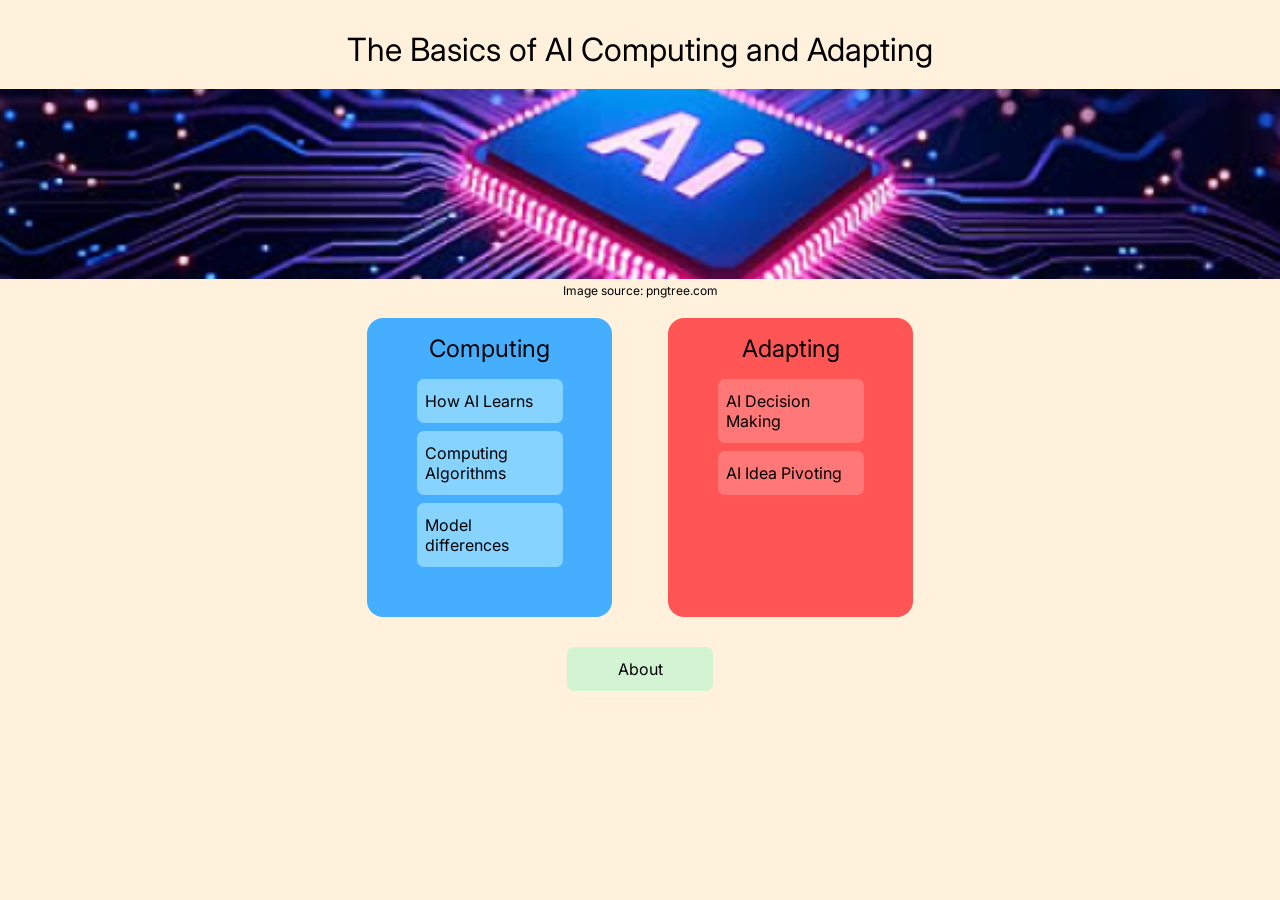
<file: index.html>
<!DOCTYPE html>
<html lang="en">
<head>
  <meta charset="UTF-8">
  <meta name="viewport" content="width=device-width, initial-scale=1.0">
  <title>The Basics of AI Computing and Adapting</title>

  <!-- Inter font from Google Fonts -->
  <link rel="preconnect" href="https://fonts.googleapis.com">
  <link rel="preconnect" href="https://fonts.gstatic.com" crossorigin>
  <link href="https://fonts.googleapis.com/css2?family=Inter&display=swap" rel="stylesheet">

  <link rel="stylesheet" href="styles.css">
</head>
<body class="index">

  <header class="site-header">
    <h1 class="site-title">The Basics of AI Computing and Adapting</h1>
  </header>

  <main>

    <img class="hero-image" src="images/hero.png" alt="A glowing computer chip labeled AI on a circuit board">
    <p class="image-credit">Image source: pngtree.com</p>

    <nav class="topics">

      <section class="topic-card computing">
        <h2 class="topic-title">Computing</h2>
        <ul class="topic-links">
          <li><a class="topic-button" href="how-ai-learns.html">How AI Learns</a></li>
          <li><a class="topic-button" href="computing-algorithms.html">Computing Algorithms</a></li>
          <li><a class="topic-button" href="model-differences.html">Model differences</a></li>
        </ul>
      </section>

      <section class="topic-card adapting">
        <h2 class="topic-title">Adapting</h2>
        <ul class="topic-links">
          <li><a class="topic-button" href="ai-decision-making.html">AI Decision Making</a></li>
          <li><a class="topic-button" href="ai-idea-pivoting.html">AI Idea Pivoting</a></li>
        </ul>
      </section>

    </nav>

        <a class="topic-button about-button" href="about.html">About</a>

  </main>

</body>
</html>
</file>
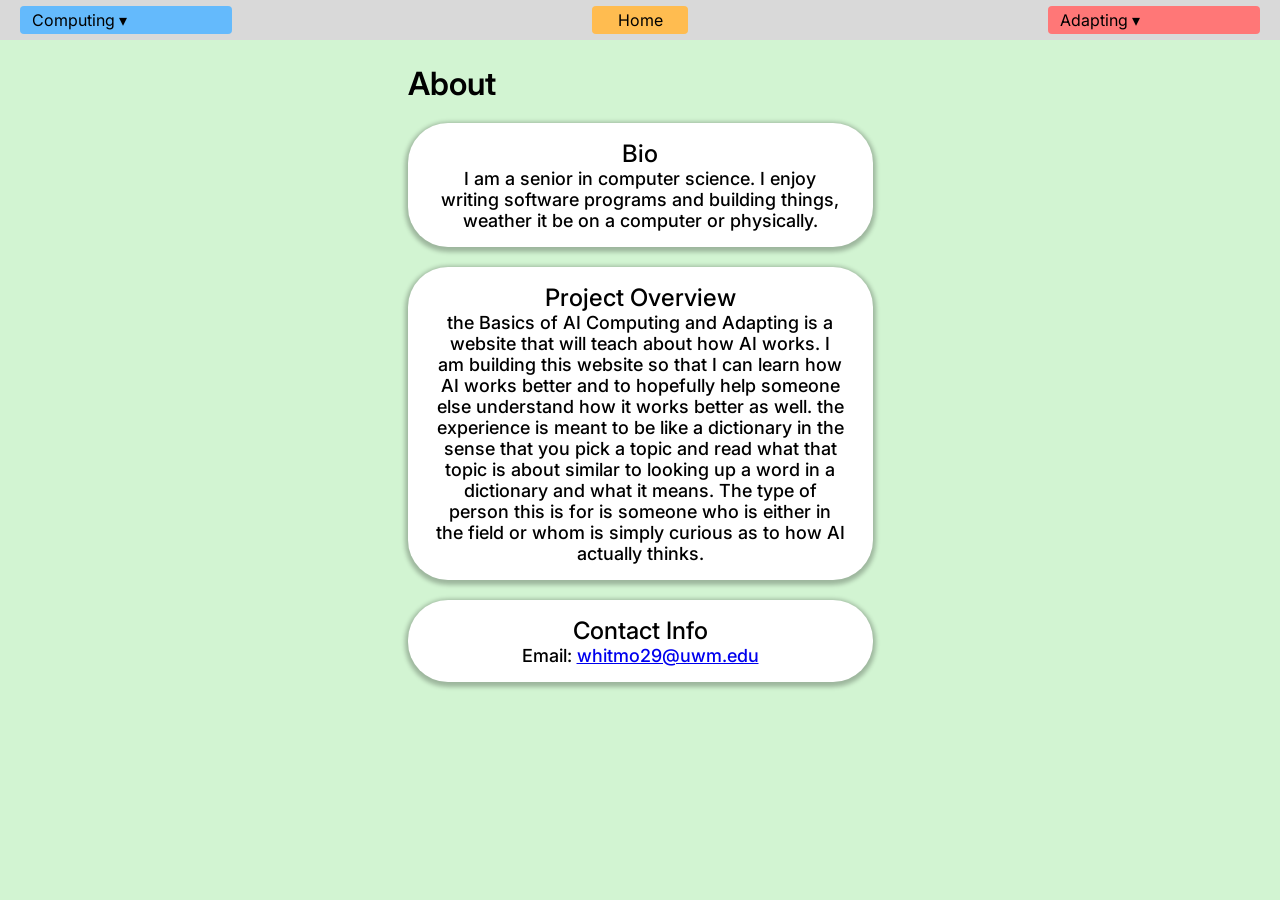
<file: about.html>
<!DOCTYPE html>
<html lang="en">
<head>
  <meta charset="UTF-8">
  <meta name="viewport" content="width=device-width, initial-scale=1.0">
  <title>About | The Basics of AI Computing and Adapting</title>

  <!-- Inter font from Google Fonts (regular, medium, and semi-bold) -->
  <link rel="preconnect" href="https://fonts.googleapis.com">
  <link rel="preconnect" href="https://fonts.gstatic.com" crossorigin>
  <link href="https://fonts.googleapis.com/css2?family=Inter:wght@400;500;600&display=swap" rel="stylesheet">

  <link rel="stylesheet" href="styles.css">
</head>
<body class="about-page">

  <header class="site-header-bar">
    <nav class="site-nav">
      <ul class="nav-list">

        <li>
          <details class="nav-dropdown">
            <summary class="nav-button computing-nav">Computing ▾</summary>
            <ul class="dropdown-panel">
              <li><a class="topic-button computing-link" href="how-ai-learns.html">How AI Learns</a></li>
              <li><a class="topic-button computing-link" href="computing-algorithms.html">Computing Algorithms</a></li>
              <li><a class="topic-button computing-link" href="model-differences.html">Model differences</a></li>
            </ul>
          </details>
        </li>

        <li><a class="nav-button home-nav" href="index.html">Home</a></li>

        <li>
          <details class="nav-dropdown">
            <summary class="nav-button adapting-nav">Adapting ▾</summary>
            <ul class="dropdown-panel adapting-panel">
              <li><a class="topic-button adapting-link" href="ai-decision-making.html">AI Decision Making</a></li>
              <li><a class="topic-button adapting-link" href="ai-idea-pivoting.html">AI Idea Pivoting</a></li>
            </ul>
          </details>
        </li>

      </ul>
    </nav>
  </header>

  <main>
    <article class="page-content about-content">

      <h1 class="page-title">About</h1>

      <section class="content-card about-card">
        <h2 class="about-heading">Bio</h2>
        <p class="about-text">I am a senior in computer science. I enjoy writing software programs and building things, weather it be on a computer or physically.</p>
      </section>

      <section class="content-card about-card">
        <h2 class="about-heading">Project Overview</h2>
        <p class="about-text">the Basics of AI Computing and Adapting is a website that will teach about how AI works. I am building this website so that I can learn how AI works better and to hopefully help someone else understand how it works better as well. the experience is meant to be like a dictionary in the sense that you pick a topic and read what that topic is about similar to looking up a word in a dictionary and what it means. The type of person this is for is someone who is either in the field or whom is simply curious as to how AI actually thinks.</p>
      </section>

      <section class="content-card about-card">
        <h2 class="about-heading">Contact Info</h2>
        <address class="about-text">Email: <a href="mailto:whitmo29@uwm.edu">whitmo29@uwm.edu</a></address>
      </section>

    </article>
  </main>

</body>
</html>
</file>
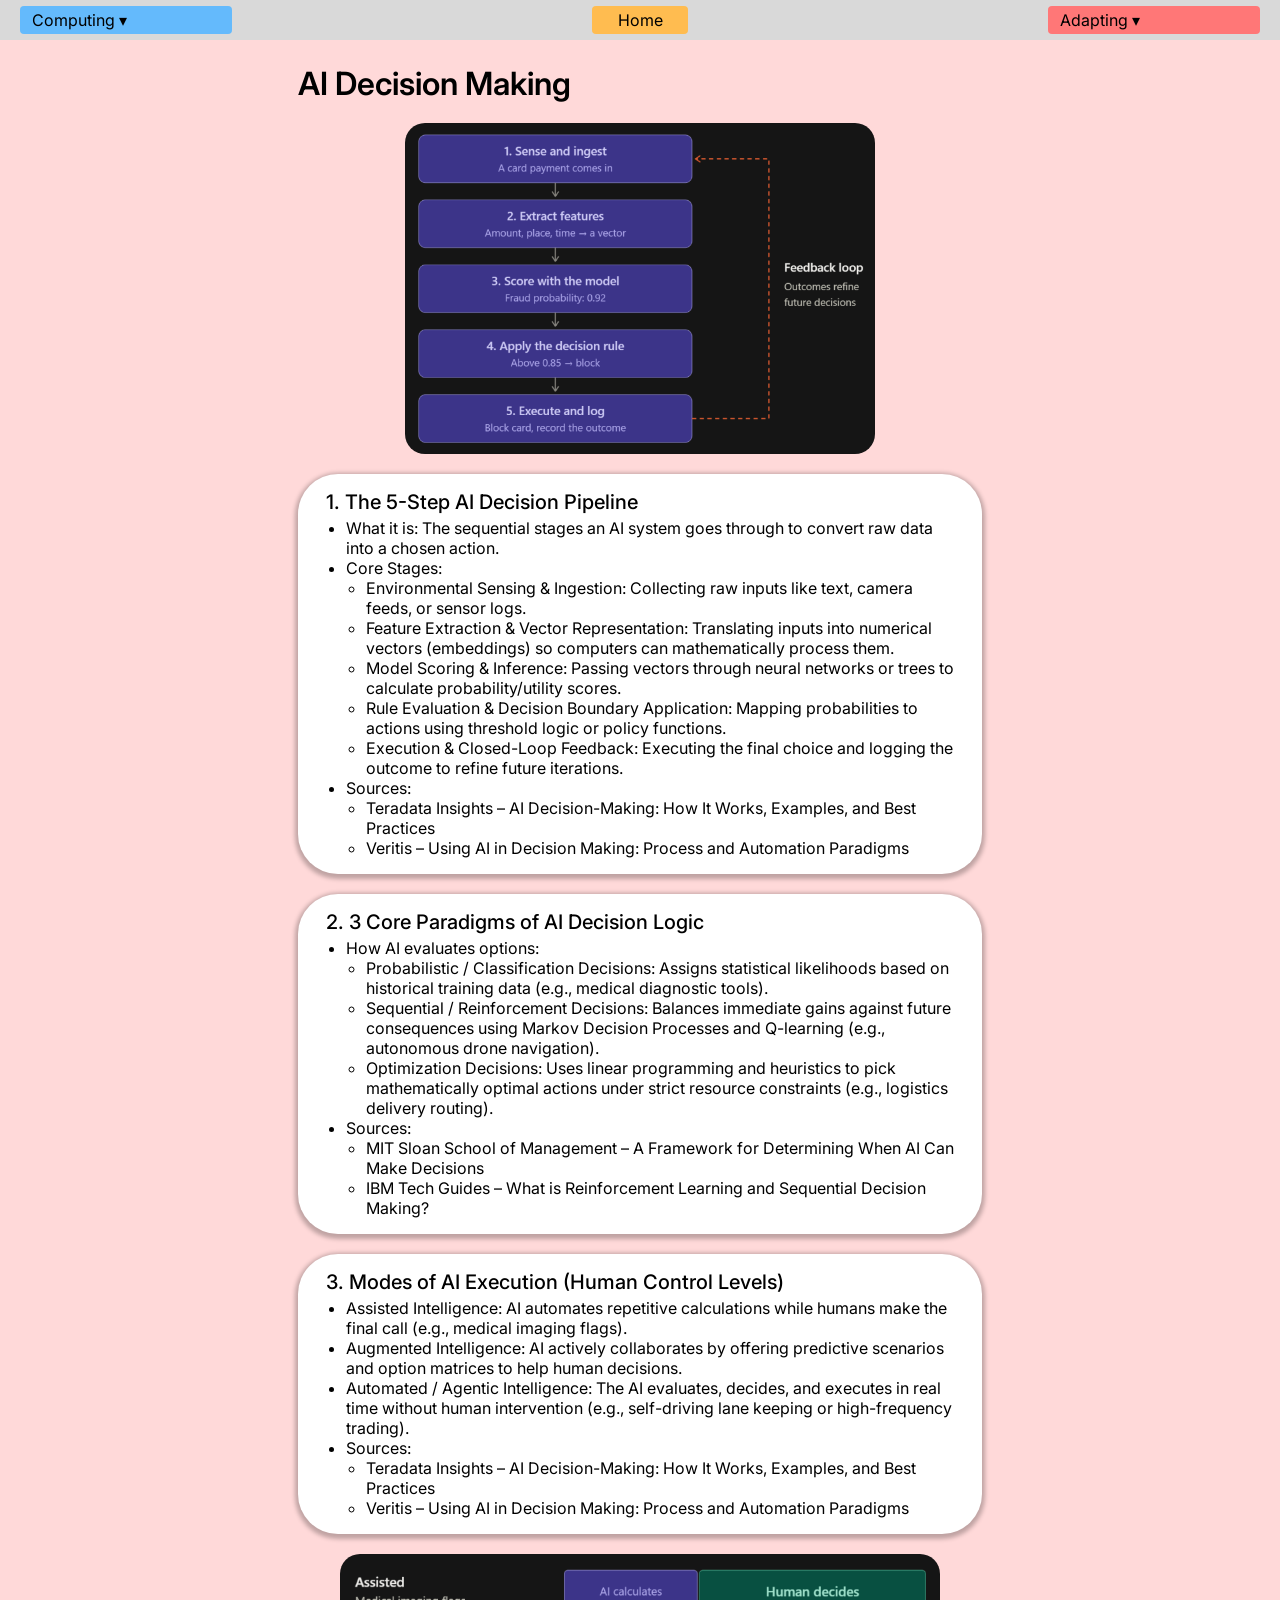
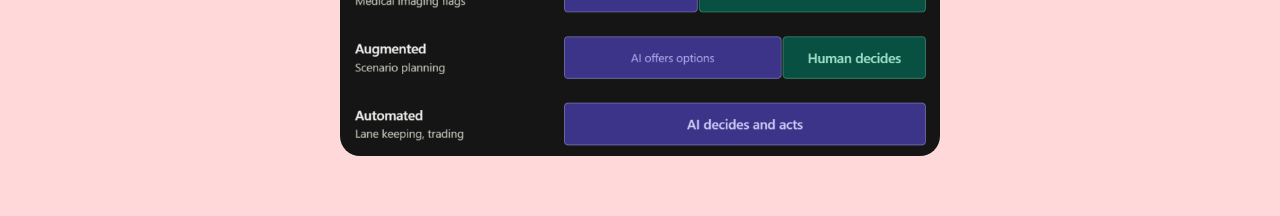
<file: ai-decision-making.html>
<!DOCTYPE html>
<html lang="en">
<head>
  <meta charset="UTF-8">
  <meta name="viewport" content="width=device-width, initial-scale=1.0">
  <title>AI Decision Making | The Basics of AI Computing and Adapting</title>

  <!-- Inter font from Google Fonts (regular, medium, and semi-bold) -->
  <link rel="preconnect" href="https://fonts.googleapis.com">
  <link rel="preconnect" href="https://fonts.gstatic.com" crossorigin>
  <link href="https://fonts.googleapis.com/css2?family=Inter:wght@400;500;600&display=swap" rel="stylesheet">

  <link rel="stylesheet" href="styles.css">
</head>
<body class="adapting-page">

  <header class="site-header-bar">
    <nav class="site-nav">
      <ul class="nav-list">

        <li>
          <details class="nav-dropdown">
            <summary class="nav-button computing-nav">Computing ▾</summary>
            <ul class="dropdown-panel">
              <li><a class="topic-button computing-link" href="how-ai-learns.html">How AI Learns</a></li>
              <li><a class="topic-button computing-link" href="computing-algorithms.html">Computing Algorithms</a></li>
              <li><a class="topic-button computing-link" href="model-differences.html">Model differences</a></li>
            </ul>
          </details>
        </li>

        <li><a class="nav-button home-nav" href="index.html">Home</a></li>

        <li>
          <details class="nav-dropdown">
            <summary class="nav-button adapting-nav">Adapting ▾</summary>
            <ul class="dropdown-panel adapting-panel">
              <li><a class="topic-button adapting-link" href="ai-decision-making.html">AI Decision Making</a></li>
              <li><a class="topic-button adapting-link" href="ai-idea-pivoting.html">AI Idea Pivoting</a></li>
            </ul>
          </details>
        </li>

      </ul>
    </nav>
  </header>

  <main>
    <article class="page-content">

      <h1 class="page-title">AI Decision Making</h1>

      <img class="diagram" src="images/decisions-1.png" alt="Diagram of the five-step AI decision pipeline with a feedback loop">

      <section class="content-card">
        <h2 class="card-heading">1. The 5-Step AI Decision Pipeline</h2>
        <ul class="card-list">
          <li>What it is: The sequential stages an AI system goes through to convert raw data into a chosen action.</li>
          <li>Core Stages:
            <ul class="card-list">
              <li>Environmental Sensing &amp; Ingestion: Collecting raw inputs like text, camera feeds, or sensor logs.</li>
              <li>Feature Extraction &amp; Vector Representation: Translating inputs into numerical vectors (embeddings) so computers can mathematically process them.</li>
              <li>Model Scoring &amp; Inference: Passing vectors through neural networks or trees to calculate probability/utility scores.</li>
              <li>Rule Evaluation &amp; Decision Boundary Application: Mapping probabilities to actions using threshold logic or policy functions.</li>
              <li>Execution &amp; Closed-Loop Feedback: Executing the final choice and logging the outcome to refine future iterations.</li>
            </ul>
          </li>
          <li>Sources:
            <ul class="card-list">
              <li>Teradata Insights – AI Decision-Making: How It Works, Examples, and Best Practices</li>
              <li>Veritis – Using AI in Decision Making: Process and Automation Paradigms</li>
            </ul>
          </li>
        </ul>
      </section>

      <section class="content-card">
        <h2 class="card-heading">2. 3 Core Paradigms of AI Decision Logic</h2>
        <ul class="card-list">
          <li>How AI evaluates options:
            <ul class="card-list">
              <li>Probabilistic / Classification Decisions: Assigns statistical likelihoods based on historical training data (e.g., medical diagnostic tools).</li>
              <li>Sequential / Reinforcement Decisions: Balances immediate gains against future consequences using Markov Decision Processes and Q-learning (e.g., autonomous drone navigation).</li>
              <li>Optimization Decisions: Uses linear programming and heuristics to pick mathematically optimal actions under strict resource constraints (e.g., logistics delivery routing).</li>
            </ul>
          </li>
          <li>Sources:
            <ul class="card-list">
              <li>MIT Sloan School of Management – A Framework for Determining When AI Can Make Decisions</li>
              <li>IBM Tech Guides – What is Reinforcement Learning and Sequential Decision Making?</li>
            </ul>
          </li>
        </ul>
      </section>

      <section class="content-card">
        <h2 class="card-heading">3. Modes of AI Execution (Human Control Levels)</h2>
        <ul class="card-list">
          <li>Assisted Intelligence: AI automates repetitive calculations while humans make the final call (e.g., medical imaging flags).</li>
          <li>Augmented Intelligence: AI actively collaborates by offering predictive scenarios and option matrices to help human decisions.</li>
          <li>Automated / Agentic Intelligence: The AI evaluates, decides, and executes in real time without human intervention (e.g., self-driving lane keeping or high-frequency trading).</li>
          <li>Sources:
            <ul class="card-list">
              <li>Teradata Insights – AI Decision-Making: How It Works, Examples, and Best Practices</li>
              <li>Veritis – Using AI in Decision Making: Process and Automation Paradigms</li>
            </ul>
          </li>
        </ul>
      </section>

      <img class="diagram wide-diagram" src="images/decisions-2.png" alt="Chart comparing assisted, augmented, and automated AI by who makes the decision">

    </article>
  </main>

</body>
</html>
</file>
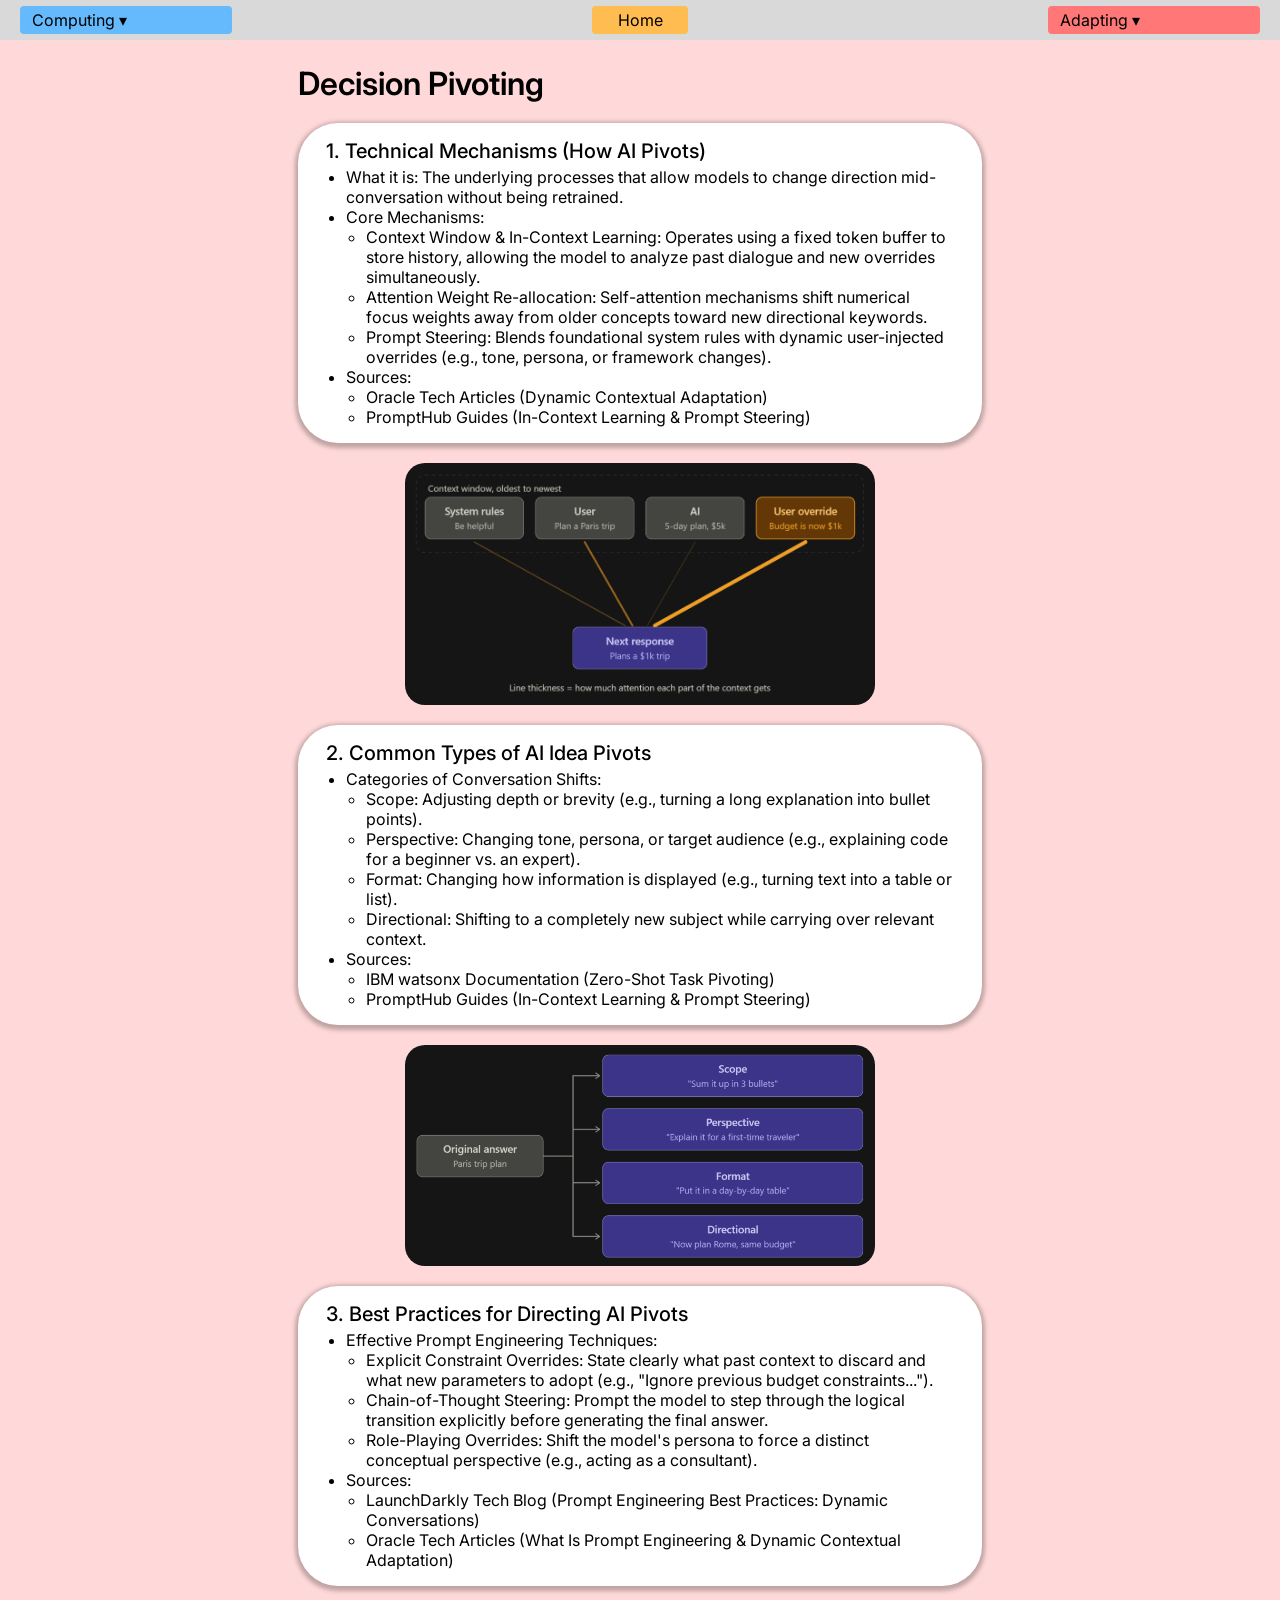
<file: ai-idea-pivoting.html>
<!DOCTYPE html>
<html lang="en">
<head>
  <meta charset="UTF-8">
  <meta name="viewport" content="width=device-width, initial-scale=1.0">
  <title>Decision Pivoting | The Basics of AI Computing and Adapting</title>

  <!-- Inter font from Google Fonts (regular, medium, and semi-bold) -->
  <link rel="preconnect" href="https://fonts.googleapis.com">
  <link rel="preconnect" href="https://fonts.gstatic.com" crossorigin>
  <link href="https://fonts.googleapis.com/css2?family=Inter:wght@400;500;600&display=swap" rel="stylesheet">

  <link rel="stylesheet" href="styles.css">
</head>
<body class="adapting-page">

  <header class="site-header-bar">
    <nav class="site-nav">
      <ul class="nav-list">

        <li>
          <details class="nav-dropdown">
            <summary class="nav-button computing-nav">Computing ▾</summary>
            <ul class="dropdown-panel">
              <li><a class="topic-button computing-link" href="how-ai-learns.html">How AI Learns</a></li>
              <li><a class="topic-button computing-link" href="computing-algorithms.html">Computing Algorithms</a></li>
              <li><a class="topic-button computing-link" href="model-differences.html">Model differences</a></li>
            </ul>
          </details>
        </li>

        <li><a class="nav-button home-nav" href="index.html">Home</a></li>

        <li>
          <details class="nav-dropdown">
            <summary class="nav-button adapting-nav">Adapting ▾</summary>
            <ul class="dropdown-panel adapting-panel">
              <li><a class="topic-button adapting-link" href="ai-decision-making.html">AI Decision Making</a></li>
              <li><a class="topic-button adapting-link" href="ai-idea-pivoting.html">AI Idea Pivoting</a></li>
            </ul>
          </details>
        </li>

      </ul>
    </nav>
  </header>

  <main>
    <article class="page-content">

      <h1 class="page-title">Decision Pivoting</h1>

      <section class="content-card">
        <h2 class="card-heading">1. Technical Mechanisms (How AI Pivots)</h2>
        <ul class="card-list">
          <li>What it is: The underlying processes that allow models to change direction mid-conversation without being retrained.</li>
          <li>Core Mechanisms:
            <ul class="card-list">
              <li>Context Window &amp; In-Context Learning: Operates using a fixed token buffer to store history, allowing the model to analyze past dialogue and new overrides simultaneously.</li>
              <li>Attention Weight Re-allocation: Self-attention mechanisms shift numerical focus weights away from older concepts toward new directional keywords.</li>
              <li>Prompt Steering: Blends foundational system rules with dynamic user-injected overrides (e.g., tone, persona, or framework changes).</li>
            </ul>
          </li>
          <li>Sources:
            <ul class="card-list">
              <li>Oracle Tech Articles (Dynamic Contextual Adaptation)</li>
              <li>PromptHub Guides (In-Context Learning &amp; Prompt Steering)</li>
            </ul>
          </li>
        </ul>
      </section>

      <img class="diagram" src="images/pivoting-1.png" alt="Diagram of how AI changes direction mid-conversation">

      <section class="content-card">
        <h2 class="card-heading">2. Common Types of AI Idea Pivots</h2>
        <ul class="card-list">
          <li>Categories of Conversation Shifts:
            <ul class="card-list">
              <li>Scope: Adjusting depth or brevity (e.g., turning a long explanation into bullet points).</li>
              <li>Perspective: Changing tone, persona, or target audience (e.g., explaining code for a beginner vs. an expert).</li>
              <li>Format: Changing how information is displayed (e.g., turning text into a table or list).</li>
              <li>Directional: Shifting to a completely new subject while carrying over relevant context.</li>
            </ul>
          </li>
          <li>Sources:
            <ul class="card-list">
              <li>IBM watsonx Documentation (Zero-Shot Task Pivoting)</li>
              <li>PromptHub Guides (In-Context Learning &amp; Prompt Steering)</li>
            </ul>
          </li>
        </ul>
      </section>

      <img class="diagram" src="images/pivoting-2.png" alt="Diagram of the types of AI idea pivots">

      <section class="content-card">
        <h2 class="card-heading">3. Best Practices for Directing AI Pivots</h2>
        <ul class="card-list">
          <li>Effective Prompt Engineering Techniques:
            <ul class="card-list">
              <li>Explicit Constraint Overrides: State clearly what past context to discard and what new parameters to adopt (e.g., "Ignore previous budget constraints...").</li>
              <li>Chain-of-Thought Steering: Prompt the model to step through the logical transition explicitly before generating the final answer.</li>
              <li>Role-Playing Overrides: Shift the model's persona to force a distinct conceptual perspective (e.g., acting as a consultant).</li>
            </ul>
          </li>
          <li>Sources:
            <ul class="card-list">
              <li>LaunchDarkly Tech Blog (Prompt Engineering Best Practices: Dynamic Conversations)</li>
              <li>Oracle Tech Articles (What Is Prompt Engineering &amp; Dynamic Contextual Adaptation)</li>
            </ul>
          </li>
        </ul>
      </section>

    </article>
  </main>

</body>
</html>
</file>
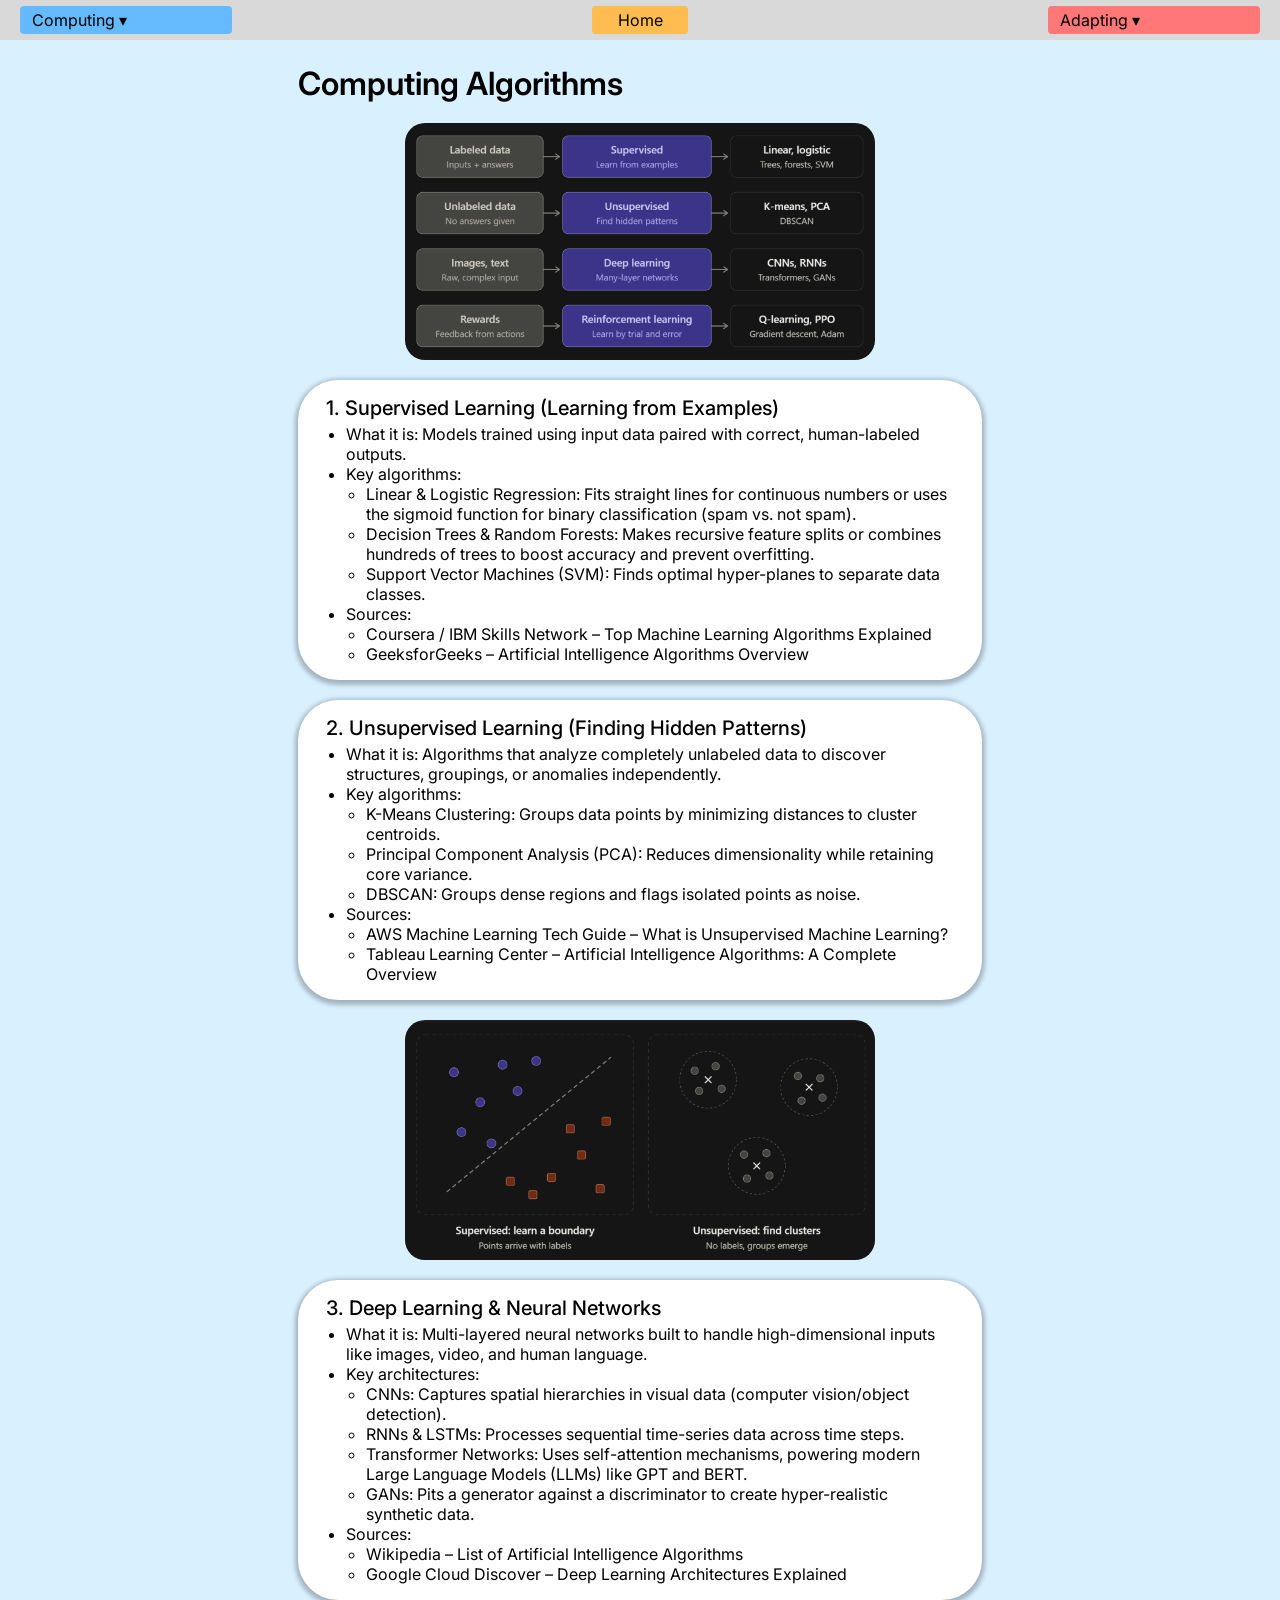
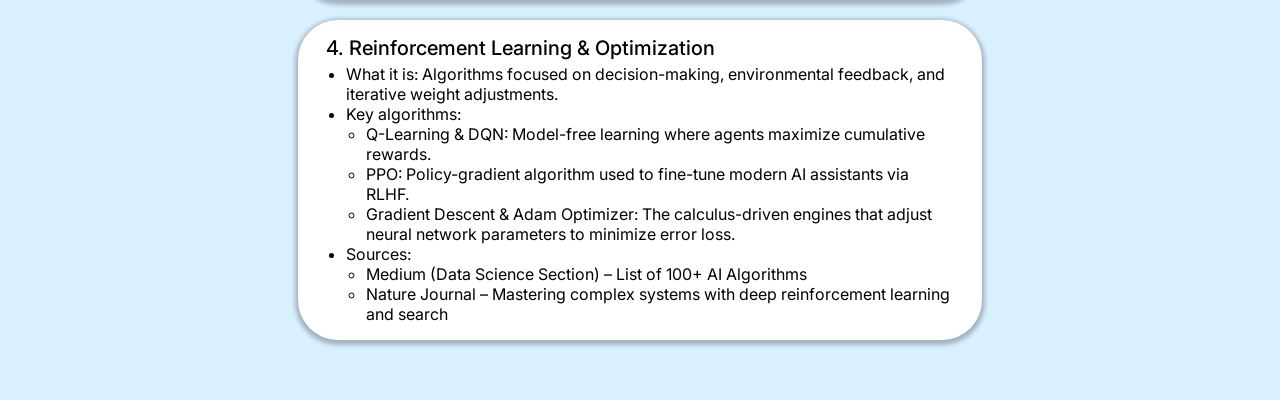
<file: computing-algorithms.html>
<!DOCTYPE html>
<html lang="en">
<head>
  <meta charset="UTF-8">
  <meta name="viewport" content="width=device-width, initial-scale=1.0">
  <title>Computing Algorithms | The Basics of AI Computing and Adapting</title>

  <!-- Inter font from Google Fonts (regular, medium, and semi-bold) -->
  <link rel="preconnect" href="https://fonts.googleapis.com">
  <link rel="preconnect" href="https://fonts.gstatic.com" crossorigin>
  <link href="https://fonts.googleapis.com/css2?family=Inter:wght@400;500;600&display=swap" rel="stylesheet">

  <link rel="stylesheet" href="styles.css">
</head>
<body class="computing-page">

  <header class="site-header-bar">
    <nav class="site-nav">
      <ul class="nav-list">

        <li>
          <details class="nav-dropdown">
            <summary class="nav-button computing-nav">Computing ▾</summary>
            <ul class="dropdown-panel">
              <li><a class="topic-button computing-link" href="how-ai-learns.html">How AI Learns</a></li>
              <li><a class="topic-button computing-link" href="computing-algorithms.html">Computing Algorithms</a></li>
              <li><a class="topic-button computing-link" href="model-differences.html">Model differences</a></li>
            </ul>
          </details>
        </li>

        <li><a class="nav-button home-nav" href="index.html">Home</a></li>

        <li>
          <details class="nav-dropdown">
            <summary class="nav-button adapting-nav">Adapting ▾</summary>
            <ul class="dropdown-panel adapting-panel">
              <li><a class="topic-button adapting-link" href="ai-decision-making.html">AI Decision Making</a></li>
              <li><a class="topic-button adapting-link" href="ai-idea-pivoting.html">AI Idea Pivoting</a></li>
            </ul>
          </details>
        </li>

      </ul>
    </nav>
  </header>

  <main>
    <article class="page-content">

      <h1 class="page-title">Computing Algorithms</h1>

      <img class="diagram" src="images/algorithms-1.png" alt="Diagram of the main types of AI algorithms">

      <section class="content-card">
        <h2 class="card-heading">1. Supervised Learning (Learning from Examples)</h2>
        <ul class="card-list">
          <li>What it is: Models trained using input data paired with correct, human-labeled outputs.</li>
          <li>Key algorithms:
            <ul class="card-list">
              <li>Linear &amp; Logistic Regression: Fits straight lines for continuous numbers or uses the sigmoid function for binary classification (spam vs. not spam).</li>
              <li>Decision Trees &amp; Random Forests: Makes recursive feature splits or combines hundreds of trees to boost accuracy and prevent overfitting.</li>
              <li>Support Vector Machines (SVM): Finds optimal hyper-planes to separate data classes.</li>
            </ul>
          </li>
          <li>Sources:
            <ul class="card-list">
              <li>Coursera / IBM Skills Network – Top Machine Learning Algorithms Explained</li>
              <li>GeeksforGeeks – Artificial Intelligence Algorithms Overview</li>
            </ul>
          </li>
        </ul>
      </section>

      <section class="content-card">
        <h2 class="card-heading">2. Unsupervised Learning (Finding Hidden Patterns)</h2>
        <ul class="card-list">
          <li>What it is: Algorithms that analyze completely unlabeled data to discover structures, groupings, or anomalies independently.</li>
          <li>Key algorithms:
            <ul class="card-list">
              <li>K-Means Clustering: Groups data points by minimizing distances to cluster centroids.</li>
              <li>Principal Component Analysis (PCA): Reduces dimensionality while retaining core variance.</li>
              <li>DBSCAN: Groups dense regions and flags isolated points as noise.</li>
            </ul>
          </li>
          <li>Sources:
            <ul class="card-list">
              <li>AWS Machine Learning Tech Guide – What is Unsupervised Machine Learning?</li>
              <li>Tableau Learning Center – Artificial Intelligence Algorithms: A Complete Overview</li>
            </ul>
          </li>
        </ul>
      </section>

      <img class="diagram" src="images/algorithms-2.png" alt="Diagram comparing AI algorithm types">

      <section class="content-card">
        <h2 class="card-heading">3. Deep Learning &amp; Neural Networks</h2>
        <ul class="card-list">
          <li>What it is: Multi-layered neural networks built to handle high-dimensional inputs like images, video, and human language.</li>
          <li>Key architectures:
            <ul class="card-list">
              <li>CNNs: Captures spatial hierarchies in visual data (computer vision/object detection).</li>
              <li>RNNs &amp; LSTMs: Processes sequential time-series data across time steps.</li>
              <li>Transformer Networks: Uses self-attention mechanisms, powering modern Large Language Models (LLMs) like GPT and BERT.</li>
              <li>GANs: Pits a generator against a discriminator to create hyper-realistic synthetic data.</li>
            </ul>
          </li>
          <li>Sources:
            <ul class="card-list">
              <li>Wikipedia – List of Artificial Intelligence Algorithms</li>
              <li>Google Cloud Discover – Deep Learning Architectures Explained</li>
            </ul>
          </li>
        </ul>
      </section>

      <section class="content-card">
        <h2 class="card-heading">4. Reinforcement Learning &amp; Optimization</h2>
        <ul class="card-list">
          <li>What it is: Algorithms focused on decision-making, environmental feedback, and iterative weight adjustments.</li>
          <li>Key algorithms:
            <ul class="card-list">
              <li>Q-Learning &amp; DQN: Model-free learning where agents maximize cumulative rewards.</li>
              <li>PPO: Policy-gradient algorithm used to fine-tune modern AI assistants via RLHF.</li>
              <li>Gradient Descent &amp; Adam Optimizer: The calculus-driven engines that adjust neural network parameters to minimize error loss.</li>
            </ul>
          </li>
          <li>Sources:
            <ul class="card-list">
              <li>Medium (Data Science Section) – List of 100+ AI Algorithms</li>
              <li>Nature Journal – Mastering complex systems with deep reinforcement learning and search</li>
            </ul>
          </li>
        </ul>
      </section>

    </article>
  </main>

</body>
</html>
</file>
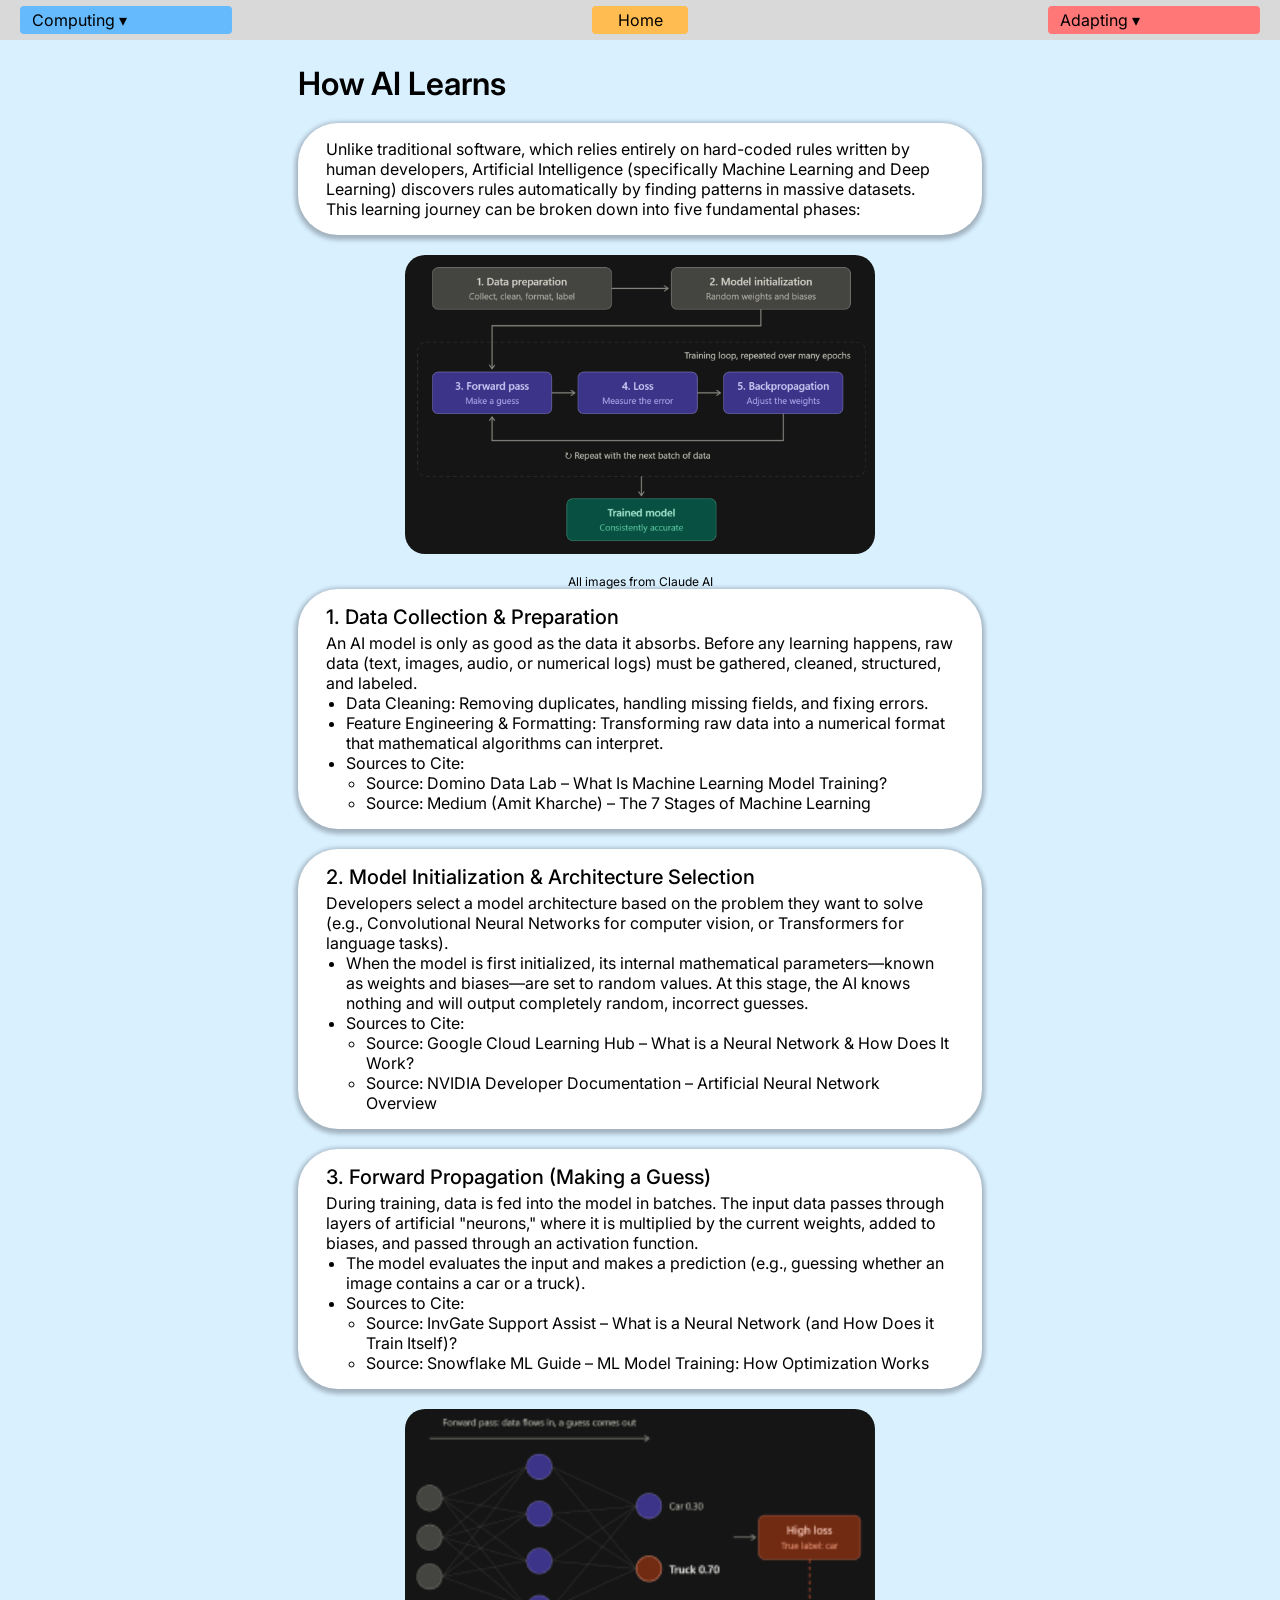
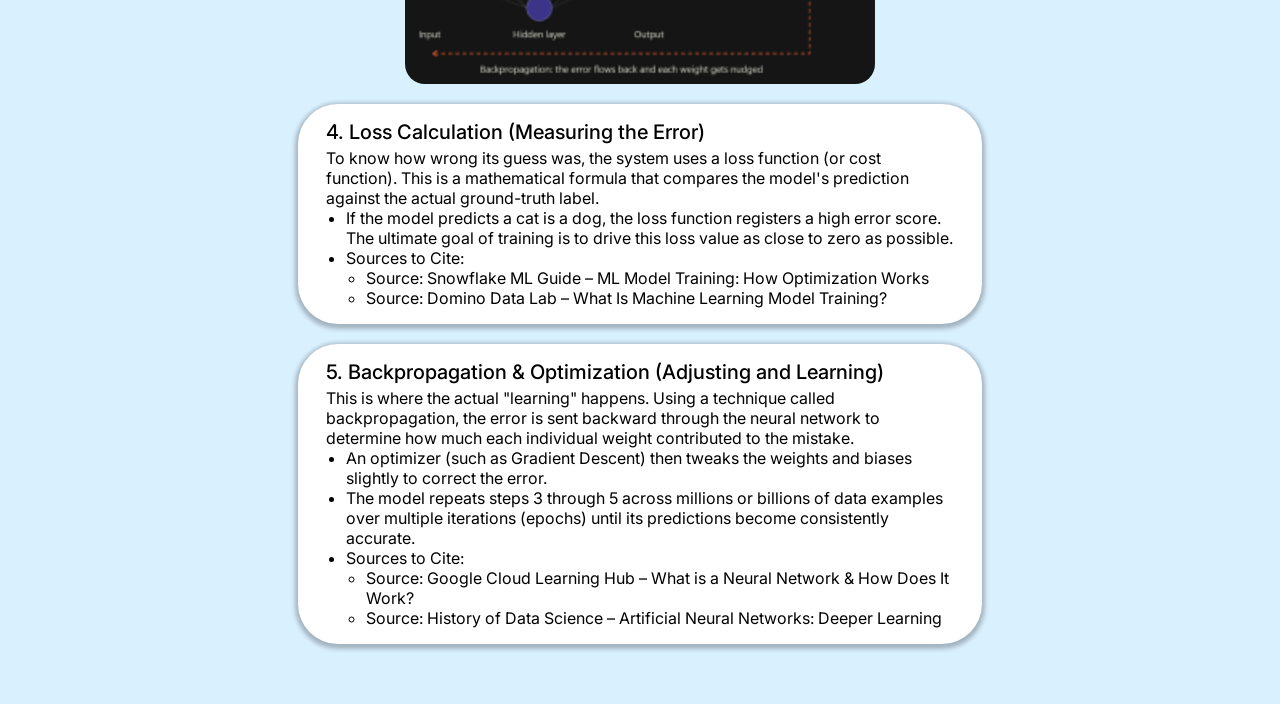
<file: how-ai-learns.html>
<!DOCTYPE html>
<html lang="en">
<head>
  <meta charset="UTF-8">
  <meta name="viewport" content="width=device-width, initial-scale=1.0">
  <title>How AI Learns | The Basics of AI Computing and Adapting</title>

  <!-- Inter font from Google Fonts (regular, medium, and semi-bold) -->
  <link rel="preconnect" href="https://fonts.googleapis.com">
  <link rel="preconnect" href="https://fonts.gstatic.com" crossorigin>
  <link href="https://fonts.googleapis.com/css2?family=Inter:wght@400;500;600&display=swap" rel="stylesheet">

  <link rel="stylesheet" href="styles.css">
</head>
<body class="computing-page">

  <header class="site-header-bar">
    <nav class="site-nav">
      <ul class="nav-list">

        <li>
          <details class="nav-dropdown">
            <summary class="nav-button computing-nav">Computing ▾</summary>
            <ul class="dropdown-panel">
              <li><a class="topic-button computing-link" href="how-ai-learns.html">How AI Learns</a></li>
              <li><a class="topic-button computing-link" href="computing-algorithms.html">Computing Algorithms</a></li>
              <li><a class="topic-button computing-link" href="model-differences.html">Model differences</a></li>
            </ul>
          </details>
        </li>

        <li><a class="nav-button home-nav" href="index.html">Home</a></li>

        <li>
          <details class="nav-dropdown">
            <summary class="nav-button adapting-nav">Adapting ▾</summary>
            <ul class="dropdown-panel adapting-panel">
              <li><a class="topic-button adapting-link" href="ai-decision-making.html">AI Decision Making</a></li>
              <li><a class="topic-button adapting-link" href="ai-idea-pivoting.html">AI Idea Pivoting</a></li>
            </ul>
          </details>
        </li>

      </ul>
    </nav>
  </header>

  <main>
    <article class="page-content">

      <h1 class="page-title">How AI Learns</h1>

      <section class="content-card">
        <p class="card-text">Unlike traditional software, which relies entirely on hard-coded rules written by human developers, Artificial Intelligence (specifically Machine Learning and Deep Learning) discovers rules automatically by finding patterns in massive datasets.</p>
        <p class="card-text">This learning journey can be broken down into five fundamental phases:</p>
      </section>

      <img class="diagram" src="images/learns-1.png" alt="Diagram of the AI training process: data preparation, model initialization, then a training loop of forward pass, loss, and backpropagation">

      <p class="image-credit">All images from Claude AI</p>


      <section class="content-card">
        <h2 class="card-heading">1. Data Collection &amp; Preparation</h2>
        <p class="card-text">An AI model is only as good as the data it absorbs. Before any learning happens, raw data (text, images, audio, or numerical logs) must be gathered, cleaned, structured, and labeled.</p>
        <ul class="card-list">
          <li>Data Cleaning: Removing duplicates, handling missing fields, and fixing errors.</li>
          <li>Feature Engineering &amp; Formatting: Transforming raw data into a numerical format that mathematical algorithms can interpret.</li>
          <li>Sources to Cite:
            <ul class="card-list">
              <li>Source: Domino Data Lab – What Is Machine Learning Model Training?</li>
              <li>Source: Medium (Amit Kharche) – The 7 Stages of Machine Learning</li>
            </ul>
          </li>
        </ul>
      </section>

      <section class="content-card">
        <h2 class="card-heading">2. Model Initialization &amp; Architecture Selection</h2>
        <p class="card-text">Developers select a model architecture based on the problem they want to solve (e.g., Convolutional Neural Networks for computer vision, or Transformers for language tasks).</p>
        <ul class="card-list">
          <li>When the model is first initialized, its internal mathematical parameters—known as weights and biases—are set to random values. At this stage, the AI knows nothing and will output completely random, incorrect guesses.</li>
          <li>Sources to Cite:
            <ul class="card-list">
              <li>Source: Google Cloud Learning Hub – What is a Neural Network &amp; How Does It Work?</li>
              <li>Source: NVIDIA Developer Documentation – Artificial Neural Network Overview</li>
            </ul>
          </li>
        </ul>
      </section>

      <section class="content-card">
        <h2 class="card-heading">3. Forward Propagation (Making a Guess)</h2>
        <p class="card-text">During training, data is fed into the model in batches. The input data passes through layers of artificial "neurons," where it is multiplied by the current weights, added to biases, and passed through an activation function.</p>
        <ul class="card-list">
          <li>The model evaluates the input and makes a prediction (e.g., guessing whether an image contains a car or a truck).</li>
          <li>Sources to Cite:
            <ul class="card-list">
              <li>Source: InvGate Support Assist – What is a Neural Network (and How Does it Train Itself)?</li>
              <li>Source: Snowflake ML Guide – ML Model Training: How Optimization Works</li>
            </ul>
          </li>
        </ul>
      </section>

      <img class="diagram" src="images/learns-2.png" alt="Diagram about how AI learns">

      <section class="content-card">
        <h2 class="card-heading">4. Loss Calculation (Measuring the Error)</h2>
        <p class="card-text">To know how wrong its guess was, the system uses a loss function (or cost function). This is a mathematical formula that compares the model's prediction against the actual ground-truth label.</p>
        <ul class="card-list">
          <li>If the model predicts a cat is a dog, the loss function registers a high error score. The ultimate goal of training is to drive this loss value as close to zero as possible.</li>
          <li>Sources to Cite:
            <ul class="card-list">
              <li>Source: Snowflake ML Guide – ML Model Training: How Optimization Works</li>
              <li>Source: Domino Data Lab – What Is Machine Learning Model Training?</li>
            </ul>
          </li>
        </ul>
      </section>

      <section class="content-card">
        <h2 class="card-heading">5. Backpropagation &amp; Optimization (Adjusting and Learning)</h2>
        <p class="card-text">This is where the actual "learning" happens. Using a technique called backpropagation, the error is sent backward through the neural network to determine how much each individual weight contributed to the mistake.</p>
        <ul class="card-list">
          <li>An optimizer (such as Gradient Descent) then tweaks the weights and biases slightly to correct the error.</li>
          <li>The model repeats steps 3 through 5 across millions or billions of data examples over multiple iterations (epochs) until its predictions become consistently accurate.</li>
          <li>Sources to Cite:
            <ul class="card-list">
              <li>Source: Google Cloud Learning Hub – What is a Neural Network &amp; How Does It Work?</li>
              <li>Source: History of Data Science – Artificial Neural Networks: Deeper Learning</li>
            </ul>
          </li>
        </ul>
      </section>

    </article>
  </main>

</body>
</html>
</file>
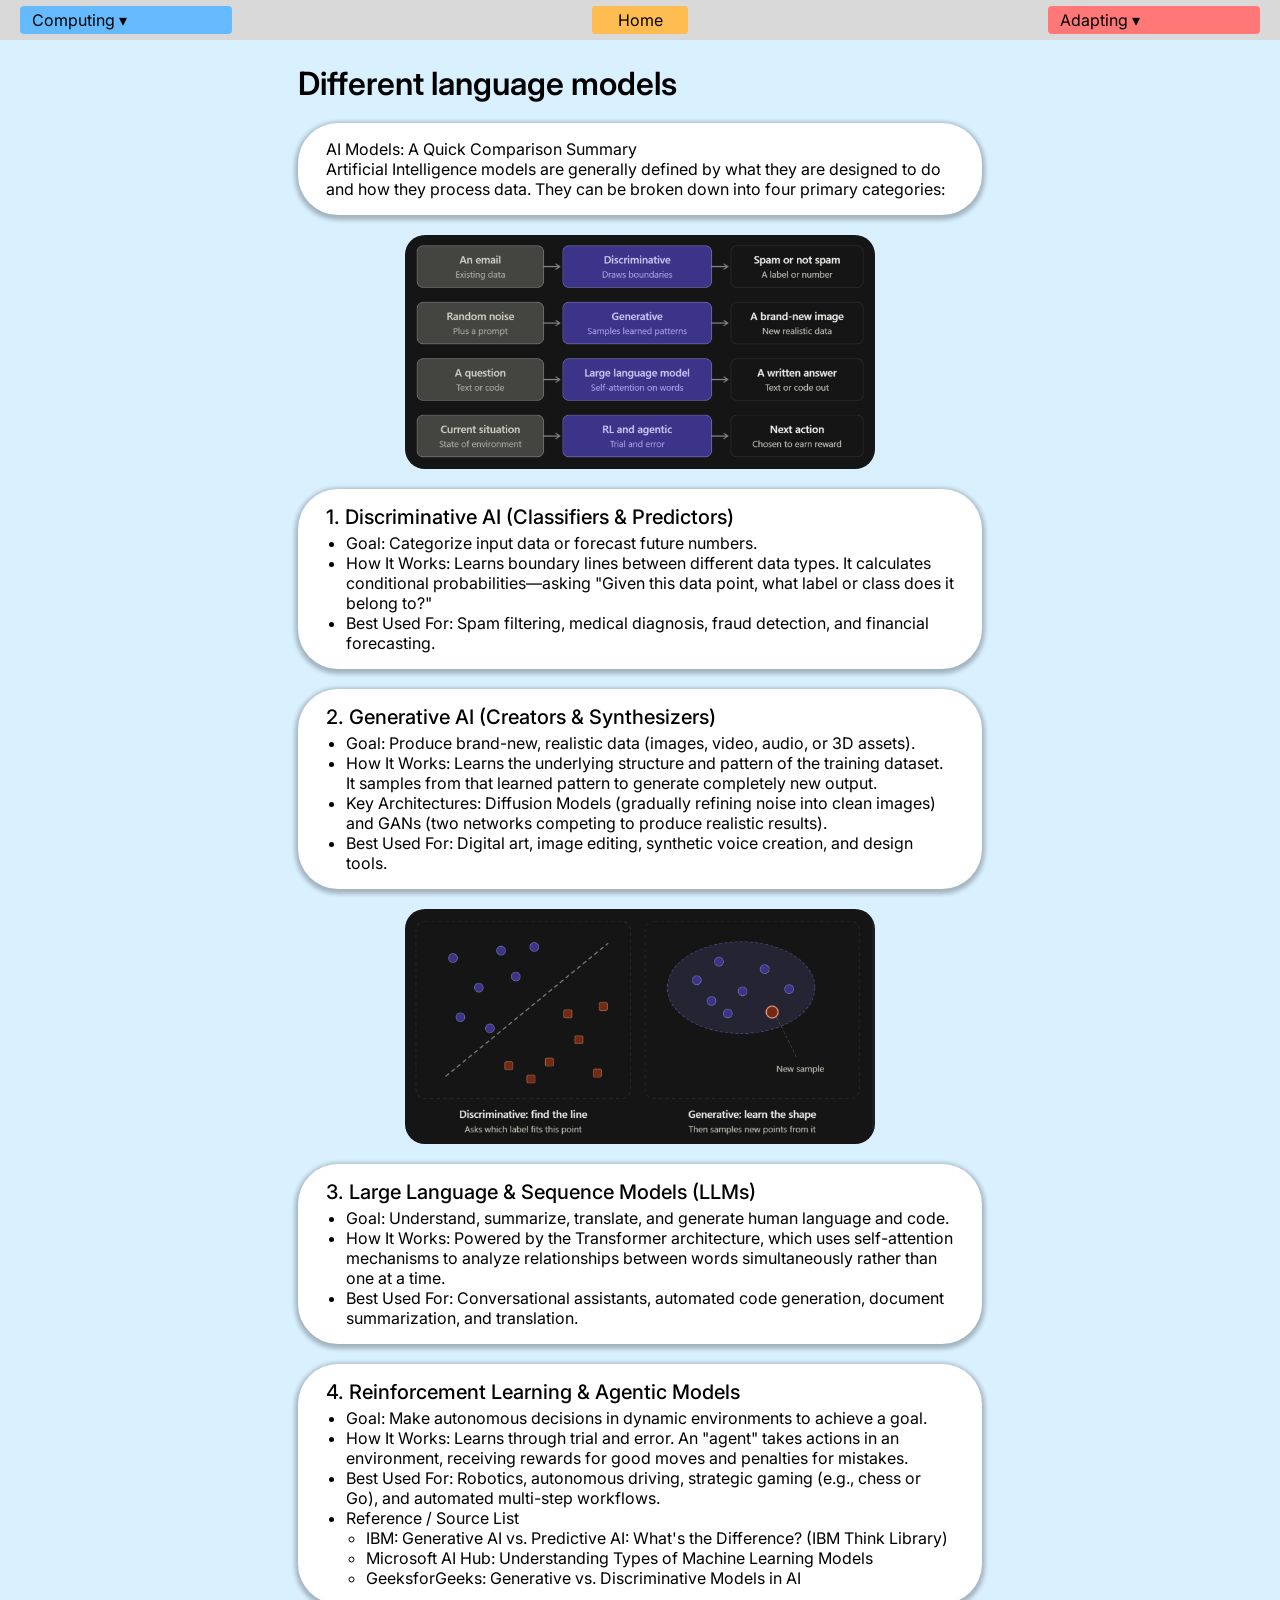
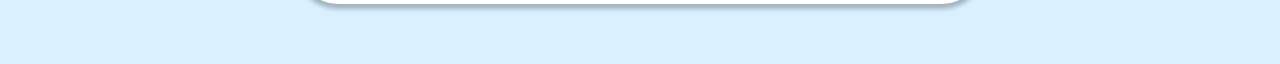
<file: model-differences.html>
<!DOCTYPE html>
<html lang="en">
<head>
  <meta charset="UTF-8">
  <meta name="viewport" content="width=device-width, initial-scale=1.0">
  <title>Different language models | The Basics of AI Computing and Adapting</title>

  <!-- Inter font from Google Fonts (regular, medium, and semi-bold) -->
  <link rel="preconnect" href="https://fonts.googleapis.com">
  <link rel="preconnect" href="https://fonts.gstatic.com" crossorigin>
  <link href="https://fonts.googleapis.com/css2?family=Inter:wght@400;500;600&display=swap" rel="stylesheet">

  <link rel="stylesheet" href="styles.css">
</head>
<body class="computing-page">

  <header class="site-header-bar">
    <nav class="site-nav">
      <ul class="nav-list">

        <li>
          <details class="nav-dropdown">
            <summary class="nav-button computing-nav">Computing ▾</summary>
            <ul class="dropdown-panel">
              <li><a class="topic-button computing-link" href="how-ai-learns.html">How AI Learns</a></li>
              <li><a class="topic-button computing-link" href="computing-algorithms.html">Computing Algorithms</a></li>
              <li><a class="topic-button computing-link" href="model-differences.html">Model differences</a></li>
            </ul>
          </details>
        </li>

        <li><a class="nav-button home-nav" href="index.html">Home</a></li>

        <li>
          <details class="nav-dropdown">
            <summary class="nav-button adapting-nav">Adapting ▾</summary>
            <ul class="dropdown-panel adapting-panel">
              <li><a class="topic-button adapting-link" href="ai-decision-making.html">AI Decision Making</a></li>
              <li><a class="topic-button adapting-link" href="ai-idea-pivoting.html">AI Idea Pivoting</a></li>
            </ul>
          </details>
        </li>

      </ul>
    </nav>
  </header>

  <main>
    <article class="page-content">

      <h1 class="page-title">Different language models</h1>

      <section class="content-card">
        <p class="card-text">AI Models: A Quick Comparison Summary</p>
        <p class="card-text">Artificial Intelligence models are generally defined by what they are designed to do and how they process data. They can be broken down into four primary categories:</p>
      </section>

      <img class="diagram" src="images/models-1.png" alt="Diagram of the four main categories of AI models">

      <section class="content-card">
        <h2 class="card-heading">1. Discriminative AI (Classifiers &amp; Predictors)</h2>
        <ul class="card-list">
          <li>Goal: Categorize input data or forecast future numbers.</li>
          <li>How It Works: Learns boundary lines between different data types. It calculates conditional probabilities—asking "Given this data point, what label or class does it belong to?"</li>
          <li>Best Used For: Spam filtering, medical diagnosis, fraud detection, and financial forecasting.</li>
        </ul>
      </section>

      <section class="content-card">
        <h2 class="card-heading">2. Generative AI (Creators &amp; Synthesizers)</h2>
        <ul class="card-list">
          <li>Goal: Produce brand-new, realistic data (images, video, audio, or 3D assets).</li>
          <li>How It Works: Learns the underlying structure and pattern of the training dataset. It samples from that learned pattern to generate completely new output.</li>
          <li>Key Architectures: Diffusion Models (gradually refining noise into clean images) and GANs (two networks competing to produce realistic results).</li>
          <li>Best Used For: Digital art, image editing, synthetic voice creation, and design tools.</li>
        </ul>
      </section>

      <img class="diagram" src="images/models-2.png" alt="Diagram comparing AI model types">

      <section class="content-card">
        <h2 class="card-heading">3. Large Language &amp; Sequence Models (LLMs)</h2>
        <ul class="card-list">
          <li>Goal: Understand, summarize, translate, and generate human language and code.</li>
          <li>How It Works: Powered by the Transformer architecture, which uses self-attention mechanisms to analyze relationships between words simultaneously rather than one at a time.</li>
          <li>Best Used For: Conversational assistants, automated code generation, document summarization, and translation.</li>
        </ul>
      </section>

      <section class="content-card">
        <h2 class="card-heading">4. Reinforcement Learning &amp; Agentic Models</h2>
        <ul class="card-list">
          <li>Goal: Make autonomous decisions in dynamic environments to achieve a goal.</li>
          <li>How It Works: Learns through trial and error. An "agent" takes actions in an environment, receiving rewards for good moves and penalties for mistakes.</li>
          <li>Best Used For: Robotics, autonomous driving, strategic gaming (e.g., chess or Go), and automated multi-step workflows.</li>
          <li>Reference / Source List
            <ul class="card-list">
              <li>IBM: Generative AI vs. Predictive AI: What's the Difference? (IBM Think Library)</li>
              <li>Microsoft AI Hub: Understanding Types of Machine Learning Models</li>
              <li>GeeksforGeeks: Generative vs. Discriminative Models in AI</li>
            </ul>
          </li>
        </ul>
      </section>

    </article>
  </main>

</body>
</html>
</file>
<file: styles.css>
/* ---------- Colors from the Figma design ---------- */

:root {
  --index-background: #fff1db;

  --computing-card: #45aeff;
  --computing-button: #87d3ff;
  --adapting-card: #ff5555;
  --adapting-button: #ff7777;

  --nav-bar: #d9d9d9;
  --computing-nav: #64bafc;
  --home-nav: #ffbc50;

  --computing-background: #d9f0ff;
  --adapting-background: #ffd9d9;
  --about-background: #d2f4d2;
}


/* ---------- Whole page ---------- */

body {
  margin: 0;
  background-color: #ffffff;
  color: #000000;
  font-family: "Inter", sans-serif;
}


/* ---------- Header and title ---------- */

.site-header {
  padding-top: 30px;
  padding-bottom: 20px;
}

.site-title {
  margin: 0;
  font-size: 32px;
  font-weight: normal;
  text-align: center;
}


/* ---------- Hero image ---------- */

.hero-image {
  display: block;
  width: 100%;
  height: 190px;
  object-fit: cover;
}

.image-credit {
  margin: 4px 0 0 0;
  font-size: 12px;
  text-align: center;
}


/* ---------- The two topic cards ---------- */

.topics {
  display: flex;
  justify-content: center;
  gap: 56px;
  padding-top: 20px;
  padding-bottom: 30px;
}

.topic-card {
  width: 245px;
  min-height: 267px;
  border-radius: 16px;
  padding-top: 16px;
  padding-bottom: 16px;
}

.computing {
  background-color: var(--computing-card);
}

.adapting {
  background-color: var(--adapting-card);
}

.topic-title {
  margin: 0 0 16px 0;
  font-size: 24px;
  font-weight: normal;
  text-align: center;
}


/* ---------- Buttons inside the cards ---------- */

.topic-links {
  display: flex;
  flex-direction: column;
  align-items: center;
  gap: 8px;
  margin: 0;
  padding: 0;
  list-style: none;
}

.topic-button {
  display: block;
  width: 130px;
  padding: 12px 8px;
  border-radius: 7px;
  color: #000000;
  font-size: 16px;
  text-decoration: none;
}

.computing .topic-button {
  background-color: var(--computing-button);
}

.adapting .topic-button {
  background-color: var(--adapting-button);
}


/* =========================================================
   INTERIOR PAGES AND ABOUT PAGE
   ========================================================= */


/* ---------- Page background colors ---------- */

.index {
  background-color: var(--index-background);
}

.computing-page {
  background-color: var(--computing-background);
}

.adapting-page {
  background-color: var(--adapting-background);
}

.about-page {
  background-color: var(--about-background);
}


/* ---------- Top nav bar ---------- */

.site-nav {
  background-color: var(--nav-bar);
}

.nav-list {
  display: flex;
  justify-content: space-between;
  align-items: center;
  margin: 0;
  padding: 6px 20px;
  list-style: none;
}

/* The three colored buttons in the nav bar */
.nav-button {
  display: block;
  padding: 4px 12px;
  border-radius: 4px;
  color: #000000;
  font-size: 16px;
  text-decoration: none;
  cursor: pointer;
}

.computing-nav {
  width: 188px;
  background-color: var(--computing-nav);
}

.home-nav {
  width: 72px;
  background-color: var(--home-nav);
  text-align: center;
}

.adapting-nav {
  width: 188px;
  background-color: var(--adapting-button);
}


/* ---------- Drop-down menus in the nav ---------- */

/* "details" opens and closes when you click its "summary" */
.nav-dropdown {
  position: relative;
}

/* The white panel that shows up when a drop-down is open */
.dropdown-panel {
  position: absolute;
  top: 40px;
  display: flex;
  flex-direction: column;
  align-items: center;
  gap: 12px;
  width: 212px;
  margin: 0;
  padding: 24px 0;
  background-color: #ffffff;
  list-style: none;
}

/* Keep the Adapting panel from going off the right edge */
.adapting-panel {
  right: 0;
}

/* The buttons inside the drop-down panels reuse .topic-button
   from the home page, so they only need their colors here */
.dropdown-panel .computing-link {
  background-color: var(--computing-button);
}

.dropdown-panel .adapting-link {
  background-color: var(--adapting-button);
}


/* ---------- Page content ---------- */

.page-content {
  width: 684px;
  margin: 0 auto;
  padding-top: 24px;
  padding-bottom: 40px;
}

.page-title {
  margin: 0 0 20px 0;
  font-size: 32px;
  font-weight: 600;
}


/* ---------- White rounded cards that hold the text ---------- */

.content-card {
  margin-bottom: 20px;
  padding: 16px 28px;
  border-radius: 40px;
  background-color: #ffffff;
  box-shadow: 0 2px 4px 3px rgba(0, 0, 0, 0.25);
  font-size: 16px;
}

.card-heading {
  margin: 0 0 4px 0;
  font-size: 20px;
  font-weight: 500;
}

.card-text {
  margin: 0;
}

.card-list {
  margin: 0;
  padding-left: 20px;
}


/* ---------- Diagrams between the cards ---------- */

.diagram {
  display: block;
  width: 470px;
  margin: 0 auto 20px auto;
  border-radius: 20px;
}

.wide-diagram {
  width: 600px;
}


/* ---------- About page ---------- */

.about-content {
  width: 465px;
}

.about-card {
  text-align: center;
}

.about-heading {
  margin: 0;
  font-size: 24px;
  font-weight: 500;
}

.about-text {
  margin: 0;
  font-size: 18px;
  font-weight: 500;
  font-style: normal;
}

/* ---------- About button on the home page ---------- */

/* Uses .topic-button for its size and shape,
   and the About page's green for its color */
.about-button {
  margin: 0 auto 40px auto;
  background-color: var(--about-background);
  text-align: center;
}
</file>
